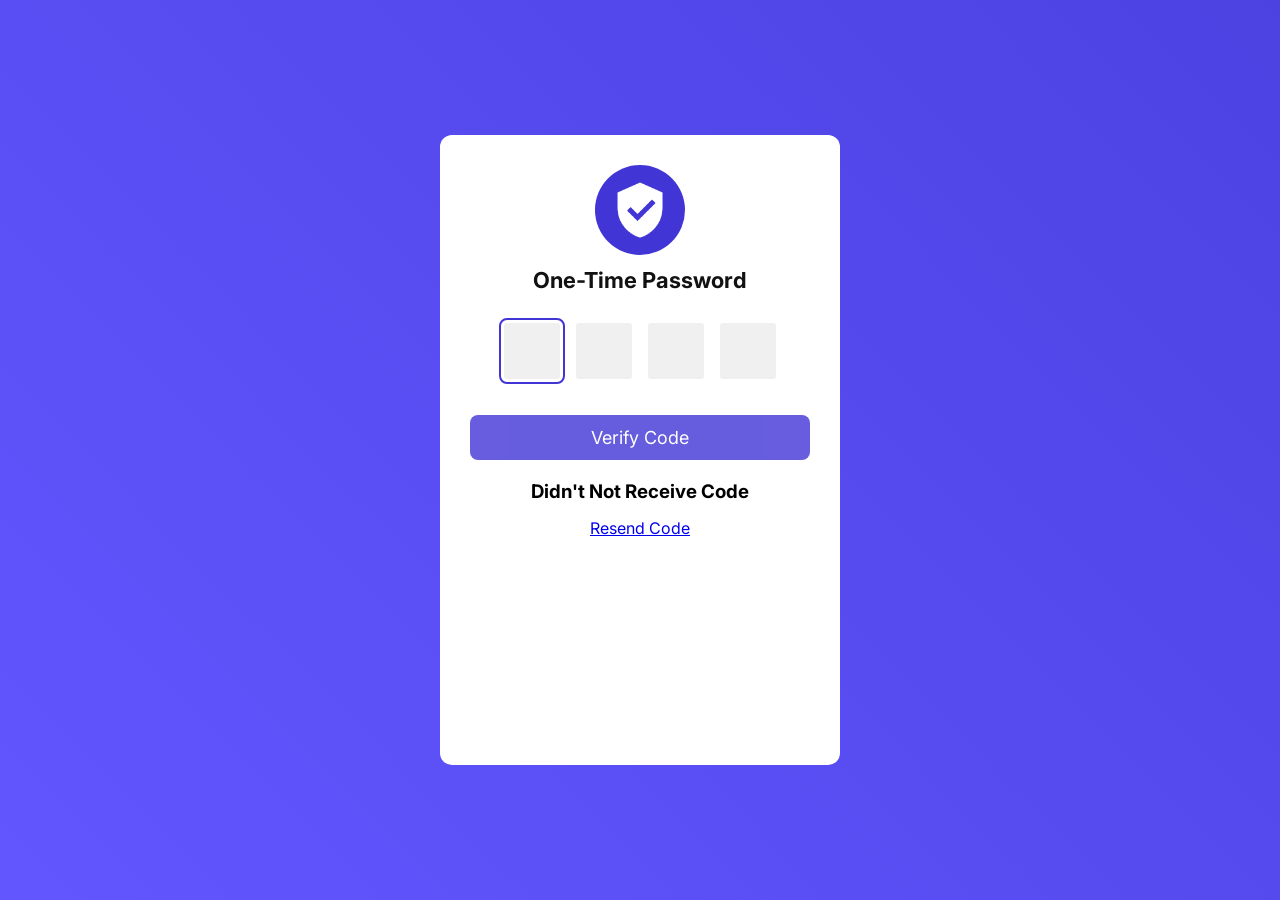
<file: Portfolio/Simple OTP Input box/OTP Box.html>
<!DOCTYPE html>
<html lang="en">
<head>
    <meta charset="UTF-8">
    <meta name="viewport" content="width=device-width, initial-scale=1.0">
    <title>OTP Verification Box</title>
    <link rel="stylesheet" href="https://fonts.googleapis.com/css2?family=Inter:wght@500;600&display=swap">
    <link rel="stylesheet" href="./OTP Box.css">
</head>
<body>
    <div class="container">
        <div class="icon">
            <img src="./protect.png" alt="...">
        </div>
        <h4>One-Time Password</h4>
        <form>
            <div class="form-group">
                <input type="number">
                <input type="number" disabled>
                <input type="number" disabled>
                <input type="number" disabled>
            </div>
            <button>Verify Code</button><br>
            <h3>Didn't Not Receive Code </h3>
            <a href="#" class="resend">Resend Code</a>
        </form>
    </div>
    <script src="./OTP Box.js" type="text/javascript"></script>
</body>

</html>
</file>
<file: Portfolio/Simple OTP Input box/OTP Box.css>
* {
    margin: 0;
    padding: 0;
    border: 0;
    box-sizing: border-box;
    font-family: 'Inter', sans-serif;
}

body {
    height: 100vh;
    display: flex;
    align-items: center;
    justify-content: center;
    background: linear-gradient(
        45deg,
        #6257ff,
        #4c41e1
    );
}

.container {
    width: 400px;
    height:70vh;
    padding: 30px;
    text-align: center;
    border-radius: 12px;
    background: #fff;
}


.container .icon {
    display: grid;
    place-items: center;
    width: 90px;
    height: 90px;
    border-radius: 50%;
    margin: 0 auto 12px;
    background: #4135d6;
}

.container .icon img {
    width: 60px;
    height: 60px;
}

.container h4 {
    font-size: 22px;
    color: #121212;
}

.container form {
    width: 100%;
}

.container form .form-group {
    width: 100%;
    margin: 30px 0 36px;
    display: flex;
    justify-content: center;
}

.container form input {
    width: 56px;
    height: 56px;
    margin: 0 8px;
    font-size: 25px;
    text-align: center;
    border-radius: 3px;
    color: transparent;
    background: #f0f0f0;
    text-shadow: 0 0 0 #000;
    transition: .1s ease-in-out;
}
h3{
    margin-top: 20px;
    margin-bottom: 15px;
}
form, a{
    text-decoration: none;
}

.container form input::-webkit-inner-spin-button {
    display: none;
}

.container form input:focus {
    outline-offset: 3px;
    outline: 2px solid #4135d6;
}

.container form button {
    cursor: pointer;
    color: #fff;
    background: #4135d6;
    width: 100%;
    padding: 12px 0;
    font-size: 18px;
    border-radius: 8px;
    letter-spacing: .5;
    pointer-events: none;
    opacity: .8;
    transition: .3s;
}

.container form button.active {
    opacity: 1;
    pointer-events: auto;
}

.container form button:hover {
    background: #4035d6e9;
}
.resend {
    text-decoration: underline;
}
</file>
